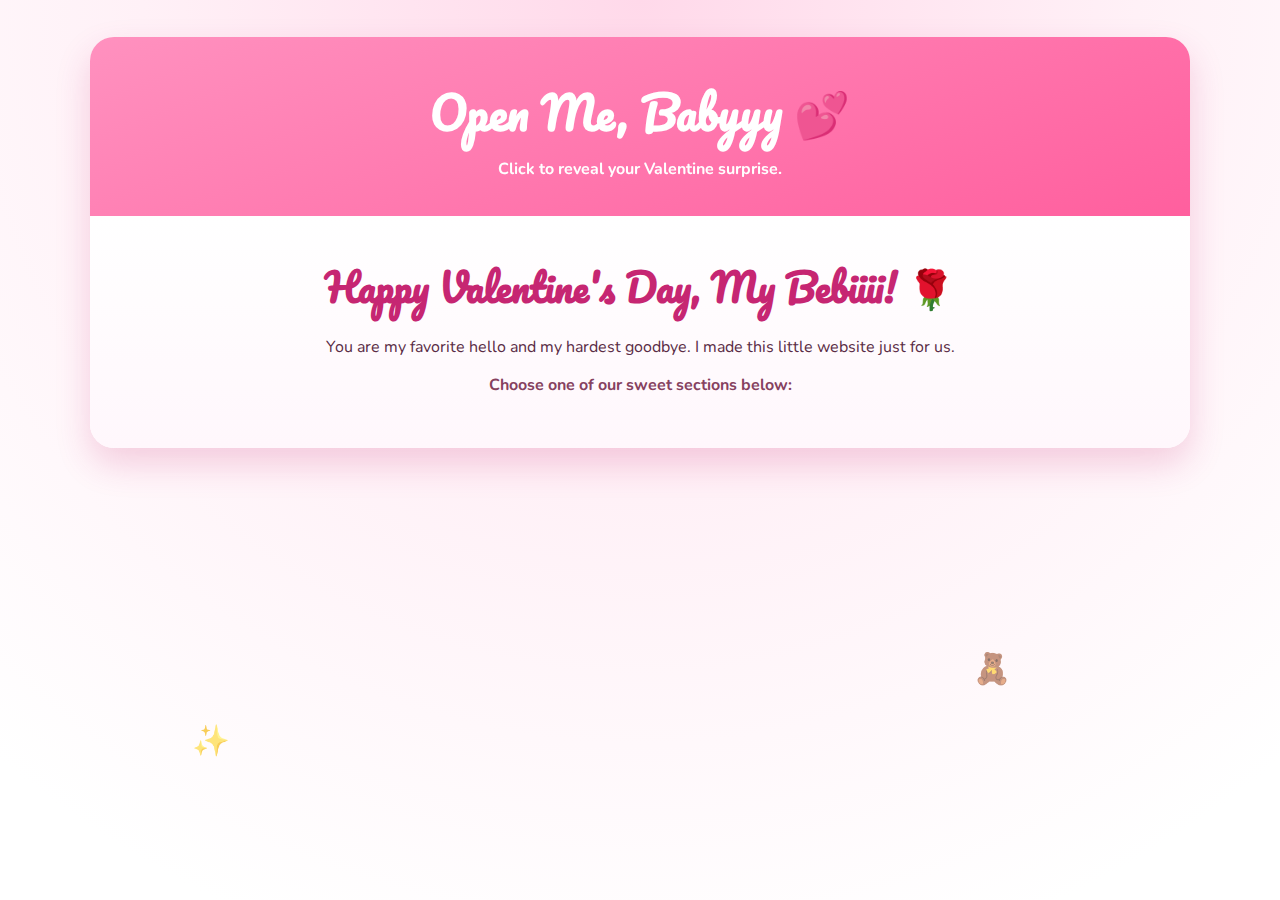
<file: index.html>
﻿<!DOCTYPE html>
<html lang="en">
<head>
    <meta charset="UTF-8">
    <meta name="viewport" content="width=device-width, initial-scale=1.0">
    <title>My Valentine Card</title>
    <link rel="preconnect" href="https://fonts.googleapis.com">
    <link rel="preconnect" href="https://fonts.gstatic.com" crossorigin>
    <link href="https://fonts.googleapis.com/css2?family=Pacifico&family=Nunito:wght@400;700;900&display=swap" rel="stylesheet">
    <link rel="stylesheet" href="assets/style.css">
</head>
<body>
    <main class="page-shell">
        <div class="floating-stickers" aria-hidden="true">
            <span>&#128150;</span><span>&#127801;</span><span>&#10024;</span><span>&#129528;</span><span>&#128152;</span>
        </div>

        <section class="card-scene">
            <article class="valentine-card" id="valentineCard" aria-label="Valentine greeting card">
                <div class="card-lid" id="cardLid">
                    <h1>Open Me, Babyyy &#128149;</h1>
                    <p>Click to reveal your Valentine surprise.</p>
                </div>
                <div class="card-content" id="cardContent">
                    <h2>Happy Valentine's Day, My Bebiiii! &#127801;</h2>
                    <p>
                        You are my favorite hello and my hardest goodbye.
                        I made this little website just for us.
                    </p>
                    <p class="soft-note">Choose one of our sweet sections below:</p>
                </div>
            </article>
        </section>

        <section class="category-section" id="categorySection" aria-label="Valentine categories">
            <a class="category-card" href="collage.html">
                <div class="category-emoji">&#128248;</div>
                <h3>Our Cute Photo Collage</h3>
                <p>Tap to open a sweet collage page with your favorite photos together.</p>
                <span class="btn-like">Open</span>
            </a>
            <a class="category-card" href="message.html">
                <div class="category-emoji">&#128140;</div>
                <h3>My Valentine Message</h3>
                <p>A long heartfelt message with extra-cute vibes and stickers.</p>
                <span class="btn-like">Open</span>
            </a>
            <a class="category-card" href="gifts.html">
                <div class="category-emoji">&#127873;</div>
                <h3>Gifts, Toys & Flower Drawing</h3>
                <p>Fun interactive ideas and tiny surprises for your love.</p>
                <span class="btn-like">Open</span>
            </a>
        </section>
    </main>

    <script src="assets/script.js"></script>
</body>
</html>
</file>
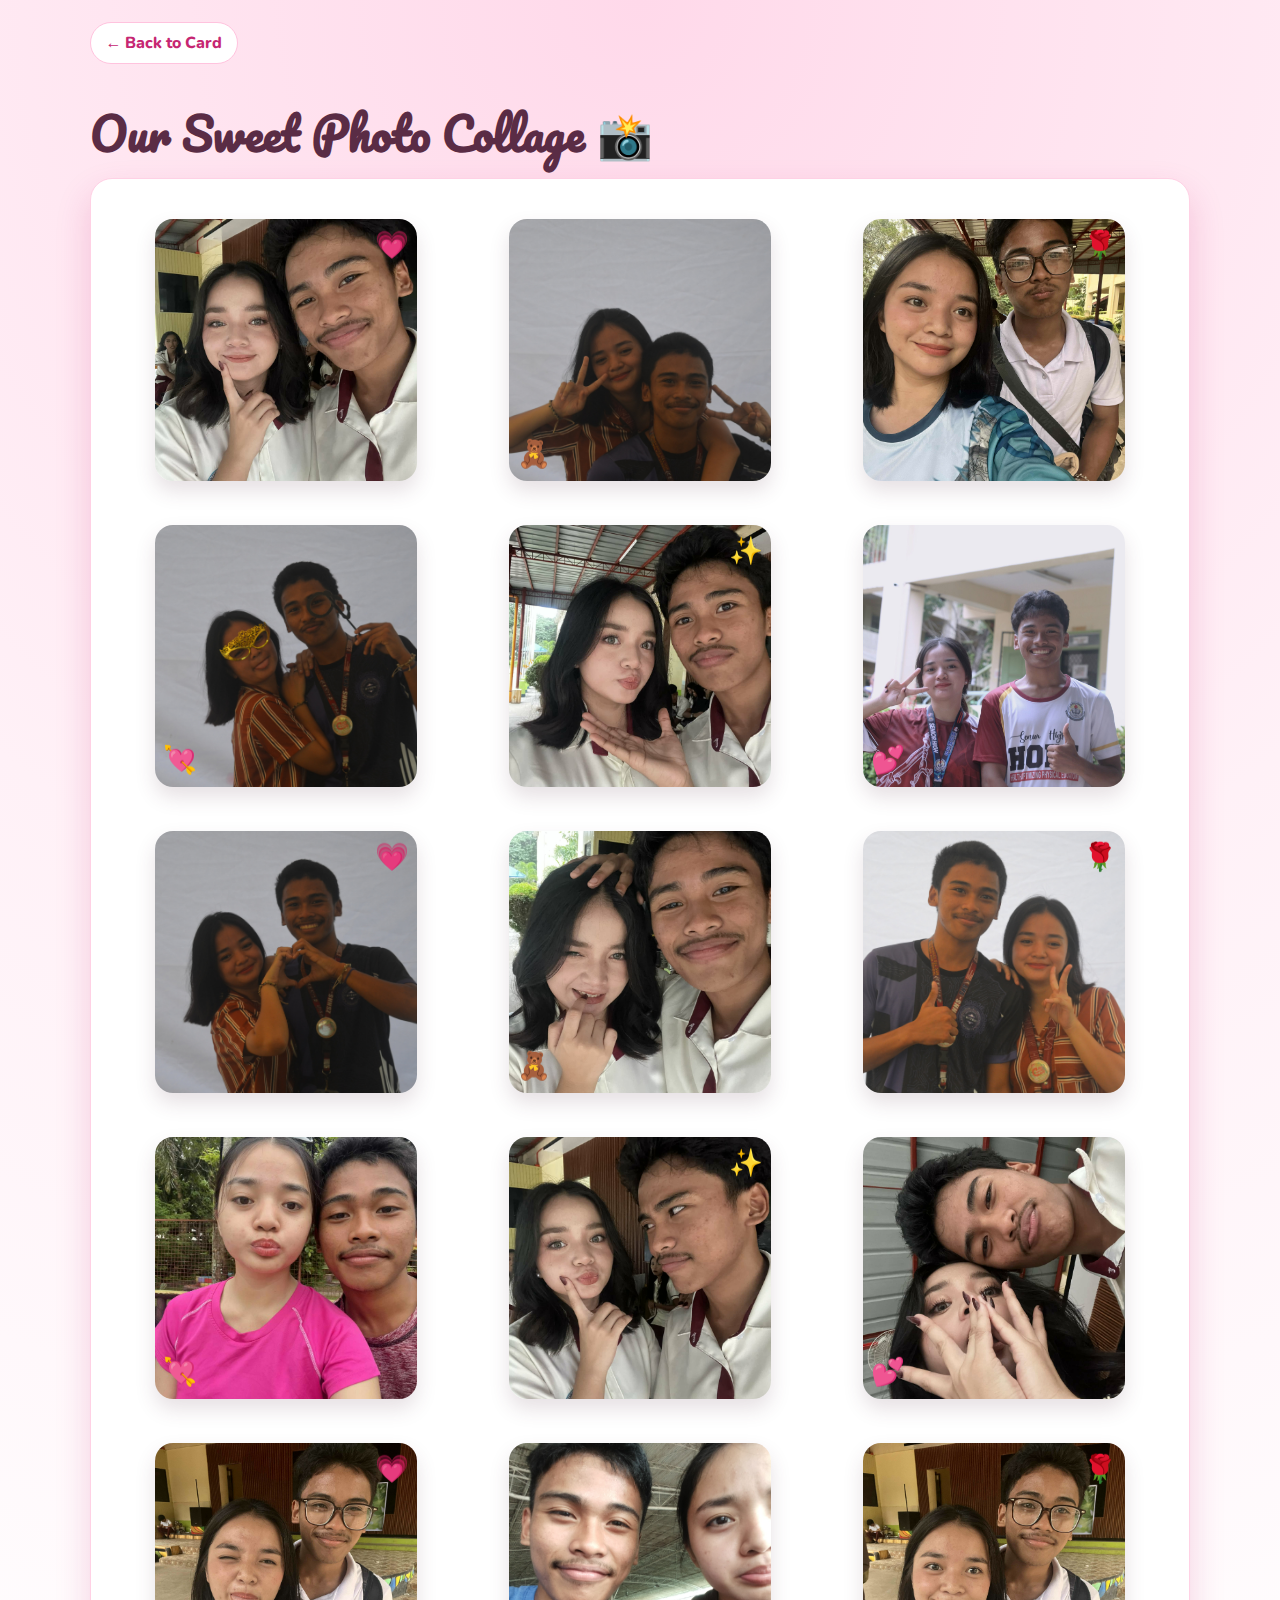
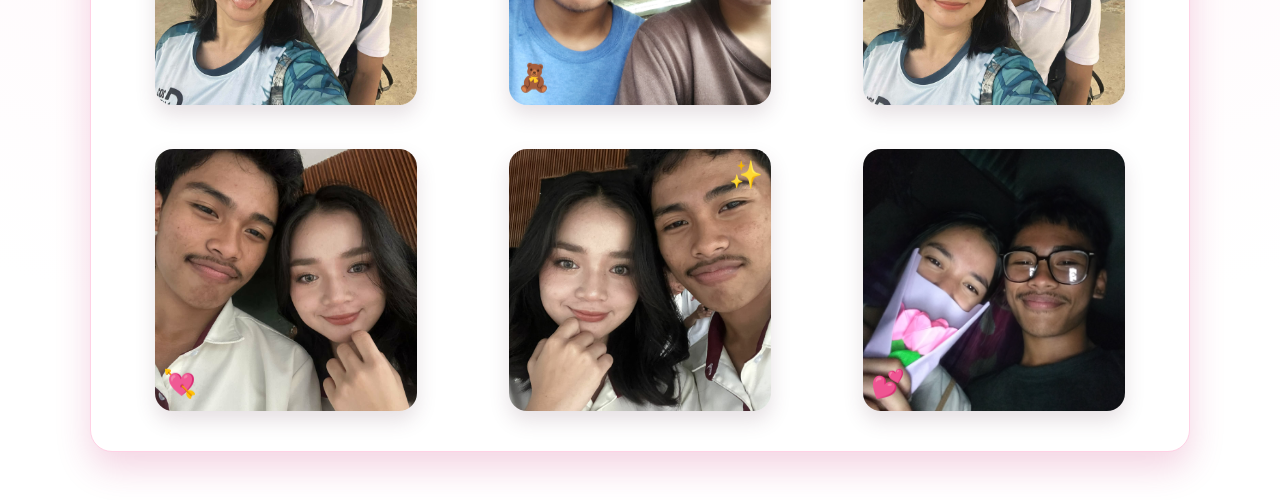
<file: collage.html>
﻿<!DOCTYPE html>
<html lang="en">
<head>
    <meta charset="UTF-8">
    <meta name="viewport" content="width=device-width, initial-scale=1.0">
    <title>Our Cute Collage</title>
    <link rel="preconnect" href="https://fonts.googleapis.com">
    <link rel="preconnect" href="https://fonts.gstatic.com" crossorigin>
    <link href="https://fonts.googleapis.com/css2?family=Pacifico&family=Nunito:wght@400;700;900&display=swap" rel="stylesheet">
    <link rel="stylesheet" href="assets/style.css">
</head>
<body>
    <main class="page-shell subpage-wrap">
        <a class="top-back" href="index.html">&larr; Back to Card</a>
        <h1 class="hero-title">Our Sweet Photo Collage &#128248;</h1>

        <section class="panel collage-grid">
            <figure class="collage-photo"><img src="assets/images/p1.jpg" alt="Couple photo 1"><span class="sticker s1">&#128151;</span></figure>
            <figure class="collage-photo"><img src="assets/images/p2.jpg" alt="Couple photo 2"><span class="sticker s2">&#129528;</span></figure>
            <figure class="collage-photo"><img src="assets/images/p3.jpg" alt="Couple photo 3"><span class="sticker s1">&#127801;</span></figure>
            <figure class="collage-photo"><img src="assets/images/p4.jpg" alt="Couple photo 4"><span class="sticker s2">&#128152;</span></figure>
            <figure class="collage-photo"><img src="assets/images/p5.jpg" alt="Couple photo 5"><span class="sticker s1">&#10024;</span></figure>
            <figure class="collage-photo"><img src="assets/images/p6.jpg" alt="Couple photo 6"><span class="sticker s2">&#128149;</span></figure>
            <figure class="collage-photo"><img src="assets/images/p7.jpg" alt="Couple photo 7"><span class="sticker s1">&#128151;</span></figure>
            <figure class="collage-photo"><img src="assets/images/p8.jpg" alt="Couple photo 8"><span class="sticker s2">&#129528;</span></figure>
            <figure class="collage-photo"><img src="assets/images/p9.jpg" alt="Couple photo 9"><span class="sticker s1">&#127801;</span></figure>
            <figure class="collage-photo"><img src="assets/images/p10.jpg" alt="Couple photo 10"><span class="sticker s2">&#128152;</span></figure>
            <figure class="collage-photo"><img src="assets/images/p11.jpg" alt="Couple photo 11"><span class="sticker s1">&#10024;</span></figure>
            <figure class="collage-photo"><img src="assets/images/p12.jpg" alt="Couple photo 12"><span class="sticker s2">&#128149;</span></figure>
            <figure class="collage-photo"><img src="assets/images/p13.jpg" alt="Couple photo 13"><span class="sticker s1">&#128151;</span></figure>
            <figure class="collage-photo"><img src="assets/images/p14.jpg" alt="Couple photo 14"><span class="sticker s2">&#129528;</span></figure>
            <figure class="collage-photo"><img src="assets/images/p15.jpg" alt="Couple photo 15"><span class="sticker s1">&#127801;</span></figure>
            <figure class="collage-photo"><img src="assets/images/p16.jpg" alt="Couple photo 16"><span class="sticker s2">&#128152;</span></figure>
            <figure class="collage-photo"><img src="assets/images/p17.jpg" alt="Couple photo 17"><span class="sticker s1">&#10024;</span></figure>
            <figure class="collage-photo"><img src="assets/images/p18.jpg" alt="Couple photo 18"><span class="sticker s2">&#128149;</span></figure>
        </section>
    </main>
</body>
</html>
</file>
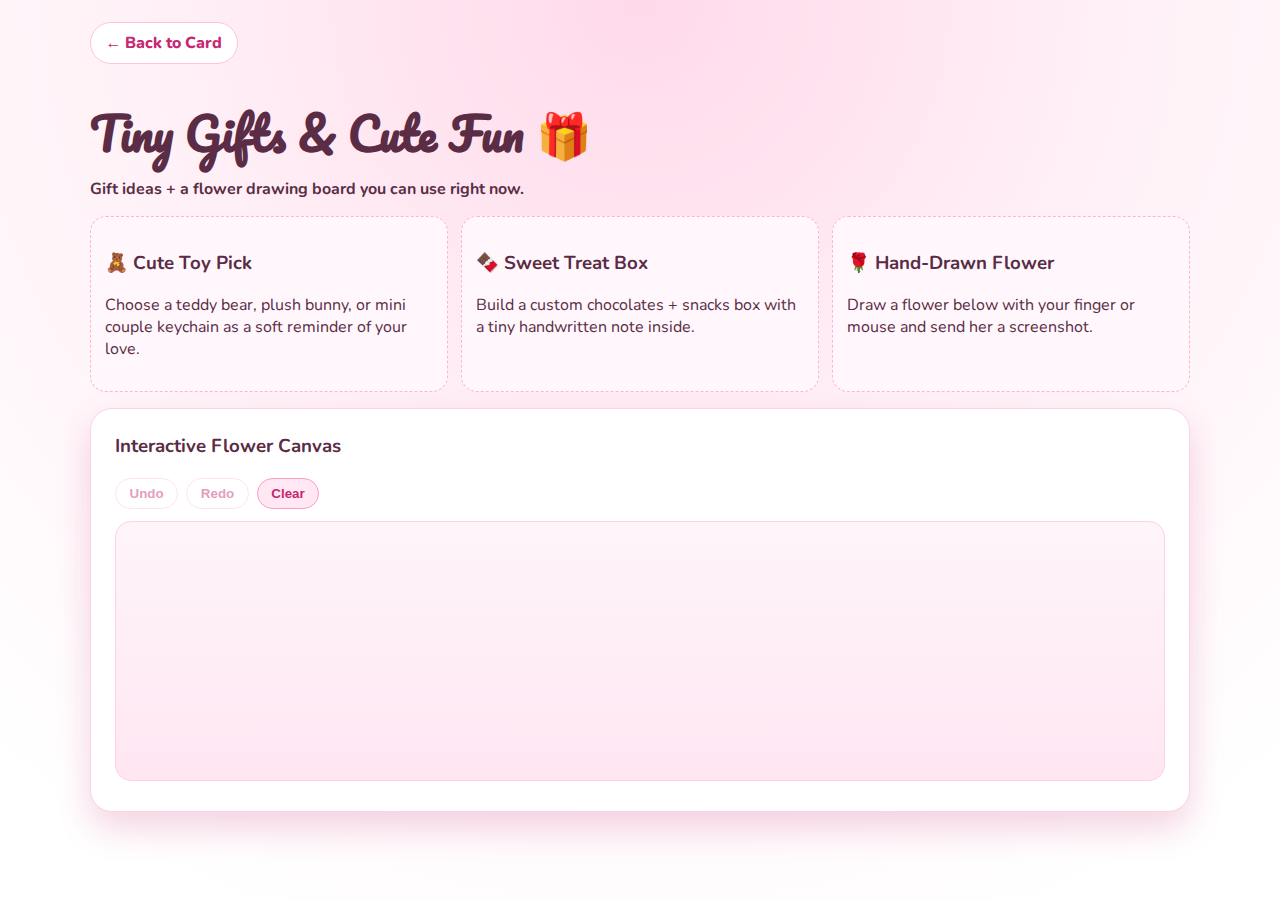
<file: gifts.html>
﻿<!DOCTYPE html>
<html lang="en">
<head>
    <meta charset="UTF-8">
    <meta name="viewport" content="width=device-width, initial-scale=1.0">
    <title>Gifts & Flower Drawing</title>
    <link rel="preconnect" href="https://fonts.googleapis.com">
    <link rel="preconnect" href="https://fonts.gstatic.com" crossorigin>
    <link href="https://fonts.googleapis.com/css2?family=Pacifico&family=Nunito:wght@400;700;900&display=swap" rel="stylesheet">
    <link rel="stylesheet" href="assets/style.css">
</head>
<body>
    <main class="page-shell subpage-wrap">
        <a class="top-back" href="index.html">&larr; Back to Card</a>
        <h1 class="hero-title">Tiny Gifts & Cute Fun &#127873;</h1>
        <p class="hero-sub">Gift ideas + a flower drawing board you can use right now.</p>

        <section class="gifts-grid">
            <article class="gift-item">
                <h3>&#129528; Cute Toy Pick</h3>
                <p>Choose a teddy bear, plush bunny, or mini couple keychain as a soft reminder of your love.</p>
            </article>
            <article class="gift-item">
                <h3>&#127851; Sweet Treat Box</h3>
                <p>Build a custom chocolates + snacks box with a tiny handwritten note inside.</p>
            </article>
            <article class="gift-item">
                <h3>&#127801; Hand-Drawn Flower</h3>
                <p>Draw a flower below with your finger or mouse and send her a screenshot.</p>
            </article>
        </section>

        <section class="panel" style="margin-top: 1rem;">
            <h3 style="margin-top:0;">Interactive Flower Canvas</h3>
            <div class="canvas-actions" aria-label="Canvas actions">
                <button type="button" class="canvas-btn" id="undoDrawing">Undo</button>
                <button type="button" class="canvas-btn" id="redoDrawing">Redo</button>
                <button type="button" class="canvas-btn canvas-btn-clear" id="clearDrawing">Clear</button>
            </div>
            <canvas id="flowerCanvas" class="flower-canvas" width="900" height="260" aria-label="Draw a flower for your girlfriend"></canvas>
        </section>
    </main>

    <script src="assets/script.js"></script>
</body>
</html>
</file>
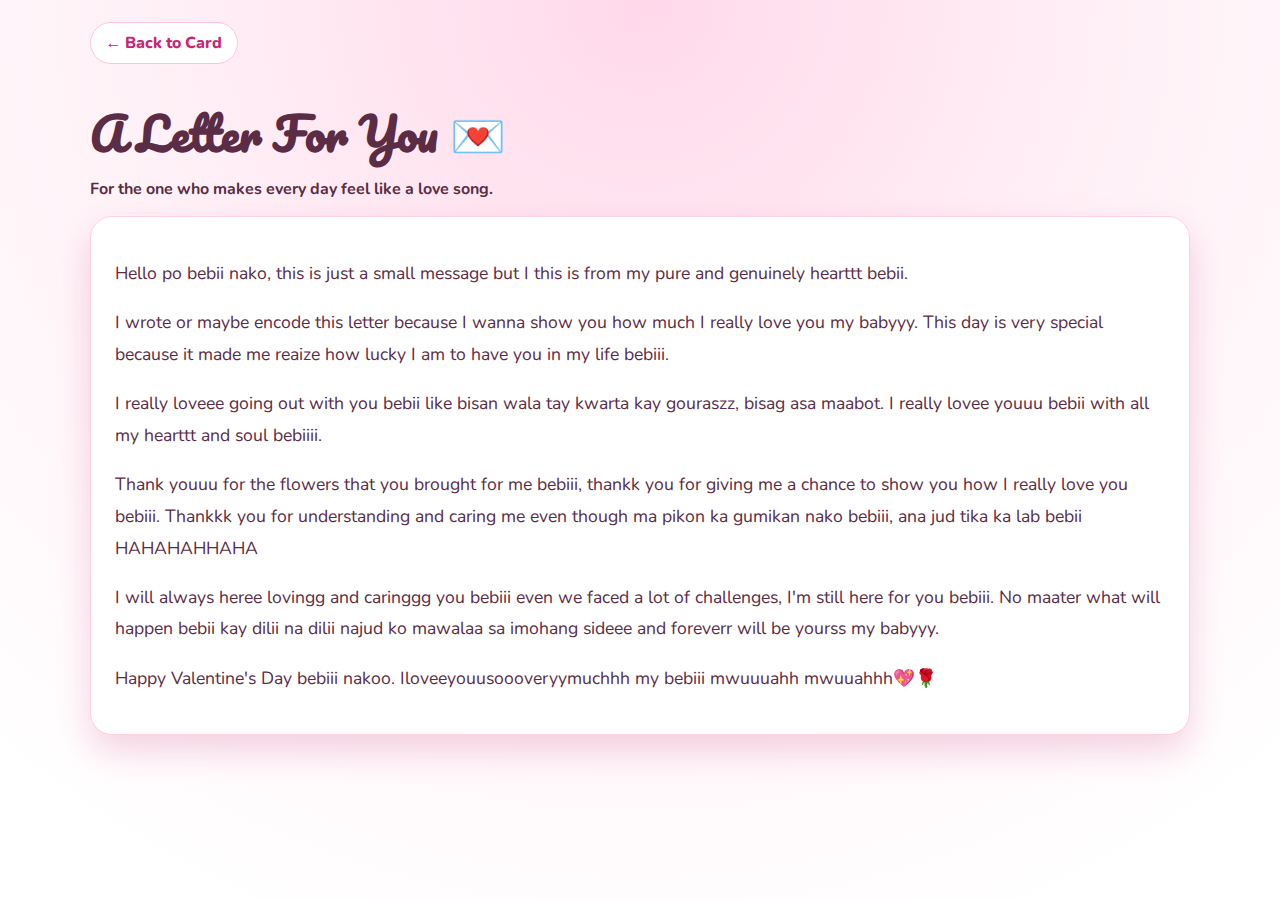
<file: message.html>
﻿<!DOCTYPE html>
<html lang="en">
<head>
    <meta charset="UTF-8">
    <meta name="viewport" content="width=device-width, initial-scale=1.0">
    <title>My Valentine Message</title>
    <link rel="preconnect" href="https://fonts.googleapis.com">
    <link rel="preconnect" href="https://fonts.gstatic.com" crossorigin>
    <link href="https://fonts.googleapis.com/css2?family=Pacifico&family=Nunito:wght@400;700;900&display=swap" rel="stylesheet">
    <link rel="stylesheet" href="assets/style.css">
</head>
<body>
    <main class="page-shell subpage-wrap">
        <a class="top-back" href="index.html">&larr; Back to Card</a>
        <h1 class="hero-title">A Letter For You &#128140;</h1>
        <p class="hero-sub">For the one who makes every day feel like a love song.</p>

        <section class="panel message-box">
            <p>Hello po bebii nako, this is just a small message but I this is from my pure and genuinely hearttt bebii.</p>
            <p>I wrote or maybe encode this letter because I wanna show you how much I really love you my babyyy. This day is very special because it made me reaize how lucky I am to have you in my life bebiii.</p>
            <p>I really loveee going out with you bebii like bisan wala tay kwarta kay gouraszz, bisag asa maabot. I really lovee youuu bebii with all my hearttt and soul bebiiii.</p>
            <p>Thank youuu for the flowers that you brought for me bebiii, thankk you for giving me a chance to show you how I really love you bebiii. Thankkk you for understanding and caring me even though ma pikon ka gumikan nako bebiii, ana jud tika ka lab bebii HAHAHAHHAHA</p>
            <p>I will always heree lovingg and caringgg you bebiii even we faced a lot of challenges, I'm still here for you bebiii. No maater what will happen bebii kay dilii na dilii najud ko mawalaa sa imohang sideee and foreverr will be yourss my babyyy.</p>
            <p>Happy Valentine's Day bebiii nakoo. Iloveeyouusoooveryymuchhh my bebiii mwuuuahh mwuuahhh&#128150;&#127801;</p>
        </section>
    </main>
</body>
</html>
</file>
<file: assets/style.css>
:root {
    --pink-bg: #fff1f7;
    --pink-soft: #ffd9ea;
    --pink-main: #ff5f9e;
    --pink-dark: #c62672;
    --lavender: #e7d8ff;
    --text: #5a2c45;
    --white: #ffffff;
    --shadow: 0 16px 35px rgba(198, 38, 114, 0.2);
}

* {
    box-sizing: border-box;
}

body {
    margin: 0;
    font-family: 'Nunito', sans-serif;
    color: var(--text);
    background: radial-gradient(circle at top, var(--pink-soft), var(--pink-bg) 45%, #fff 90%);
    min-height: 100vh;
}

.page-shell {
    width: min(1100px, 94vw);
    margin: 0 auto;
    padding: 1.5rem 0 3rem;
    position: relative;
}

.floating-stickers {
    position: fixed;
    inset: 0;
    pointer-events: none;
    z-index: 0;
}

.floating-stickers span {
    position: absolute;
    font-size: clamp(1.3rem, 1.1rem + 1vw, 2.2rem);
    animation: drift 8s ease-in-out infinite;
    opacity: 0.65;
}

.floating-stickers span:nth-child(1) { left: 8%; top: 15%; }
.floating-stickers span:nth-child(2) { left: 85%; top: 20%; animation-delay: .5s; }
.floating-stickers span:nth-child(3) { left: 15%; top: 80%; animation-delay: 1.2s; }
.floating-stickers span:nth-child(4) { left: 76%; top: 72%; animation-delay: 1.8s; }
.floating-stickers span:nth-child(5) { left: 46%; top: 8%; animation-delay: 2.2s; }

@keyframes drift {
    0%, 100% { transform: translateY(0) rotate(0deg); }
    50% { transform: translateY(-15px) rotate(6deg); }
}

.card-scene {
    perspective: 1200px;
    margin-top: 0.8rem;
    z-index: 1;
    position: relative;
}

.valentine-card {
    border-radius: 24px;
    overflow: hidden;
    box-shadow: var(--shadow);
    background: var(--white);
    position: relative;
}

.card-lid,
.card-content {
    padding: clamp(1.2rem, 1rem + 1.6vw, 2.4rem);
    text-align: center;
}

.card-lid {
    cursor: pointer;
    background: linear-gradient(160deg, #ff91bf, var(--pink-main));
    color: var(--white);
    transform-origin: top center;
    transition: transform 900ms cubic-bezier(.2,.8,.2,1), box-shadow 800ms ease;
    will-change: transform;
}

.card-lid h1 {
    font-family: 'Pacifico', cursive;
    font-size: clamp(1.8rem, 1.2rem + 2vw, 3rem);
    margin: 0 0 .4rem;
}

.card-lid p {
    margin: 0;
    font-weight: 700;
}

.card-content {
    background: linear-gradient(180deg, #fff, #fff7fc);
}

.card-content h2 {
    margin: 0 0 .7rem;
    font-family: 'Pacifico', cursive;
    color: var(--pink-dark);
    font-size: clamp(1.6rem, 1.2rem + 1.6vw, 2.4rem);
}

.soft-note {
    color: #86415f;
    font-weight: 700;
}

.valentine-card.open .card-lid {
    transform: rotateX(120deg) translateY(-2px);
    box-shadow: 0 18px 30px rgba(0,0,0,.2);
}

.category-section {
    margin-top: 1.7rem;
    display: grid;
    grid-template-columns: repeat(3, minmax(0, 1fr));
    gap: 1rem;
    opacity: 0;
    transform: translateY(14px);
    transition: opacity .7s ease, transform .7s ease;
    pointer-events: none;
    position: relative;
    z-index: 1;
}

.category-section.show {
    opacity: 1;
    transform: translateY(0);
    pointer-events: auto;
}

.category-card {
    text-decoration: none;
    color: inherit;
    background: linear-gradient(155deg, #fff, #ffeefa);
    border-radius: 20px;
    padding: 1rem;
    border: 1px solid #ffd1e5;
    box-shadow: var(--shadow);
    transition: transform .3s ease, box-shadow .3s ease;
}

.category-card:hover,
.category-card:focus-visible {
    transform: translateY(-6px);
    box-shadow: 0 20px 40px rgba(198, 38, 114, 0.28);
}

.category-emoji {
    font-size: 2rem;
}

.btn-like {
    display: inline-block;
    margin-top: .65rem;
    background: var(--pink-main);
    color: #fff;
    font-weight: 800;
    padding: .5rem .85rem;
    border-radius: 999px;
}

.subpage-wrap {
    position: relative;
    z-index: 1;
    padding-top: 1.4rem;
}

.top-back {
    display: inline-flex;
    align-items: center;
    gap: .4rem;
    text-decoration: none;
    font-weight: 800;
    color: var(--pink-dark);
    background: #fff;
    padding: .55rem .9rem;
    border-radius: 999px;
    border: 1px solid #ffc3de;
}

.hero-title {
    font-family: 'Pacifico', cursive;
    font-size: clamp(2rem, 1.2rem + 2vw, 3rem);
    margin-bottom: .35rem;
}

.hero-sub {
    margin-top: 0;
    font-weight: 700;
}

.panel {
    background: #fff;
    border-radius: 22px;
    border: 1px solid #ffd1e5;
    box-shadow: var(--shadow);
    padding: clamp(1rem, .9rem + 1vw, 1.5rem);
}

.collage-grid {
    display: grid;
    grid-template-columns: repeat(3, minmax(0, 1fr));
    gap: .75rem;
}

.collage-photo {
    border-radius: 18px;
    overflow: hidden;
    position: relative;
    aspect-ratio: 1 / 1;
    box-shadow: 0 10px 20px rgba(90,44,69,.15);
}

.collage-photo img {
    width: 100%;
    height: 100%;
    object-fit: cover;
    display: block;
}

.collage-photo {
    grid-column: span 1;
}

.sticker {
    position: absolute;
    font-size: 1.7rem;
    animation: pop 2.8s ease-in-out infinite;
}

.sticker.s1 { top: 8px; right: 8px; }
.sticker.s2 { left: 8px; bottom: 8px; animation-delay: 1s; }

@keyframes pop {
    0%, 100% { transform: scale(1) rotate(0deg); }
    50% { transform: scale(1.08) rotate(7deg); }
}

.message-box {
    line-height: 1.8;
    font-size: clamp(1rem, .9rem + .5vw, 1.1rem);
}

.message-box p {
    margin-bottom: 1rem;
}

.gifts-grid {
    display: grid;
    grid-template-columns: repeat(3, minmax(0, 1fr));
    gap: .8rem;
}

.gift-item {
    background: #fff7fc;
    border: 1px dashed #ffb4d6;
    border-radius: 16px;
    padding: .9rem;
}

.flower-canvas {
    width: 100%;
    height: 260px;
    border-radius: 16px;
    background: linear-gradient(180deg, #fef5fa, #ffe6f2);
    border: 1px solid #ffd1e5;
}

.canvas-actions {
    display: flex;
    flex-wrap: wrap;
    gap: .5rem;
    margin-bottom: .75rem;
}

.canvas-btn {
    border: 1px solid #ffc3de;
    background: #fff;
    color: var(--pink-dark);
    font-weight: 800;
    padding: .45rem .85rem;
    border-radius: 999px;
    cursor: pointer;
    transition: transform .2s ease, box-shadow .2s ease;
}

.canvas-btn:hover:not(:disabled),
.canvas-btn:focus-visible:not(:disabled) {
    transform: translateY(-1px);
    box-shadow: 0 8px 16px rgba(198, 38, 114, 0.18);
}

.canvas-btn:disabled {
    opacity: .45;
    cursor: not-allowed;
}

.canvas-btn-clear {
    border-color: #ff9bc6;
    background: #ffe8f3;
}

@media (max-width: 900px) {
    .category-section,
    .gifts-grid {
        grid-template-columns: 1fr;
    }

    .collage-grid {
        grid-template-columns: repeat(2, minmax(0, 1fr));
    }

    .collage-photo {
        grid-column: span 1;
    }
}
</file>
